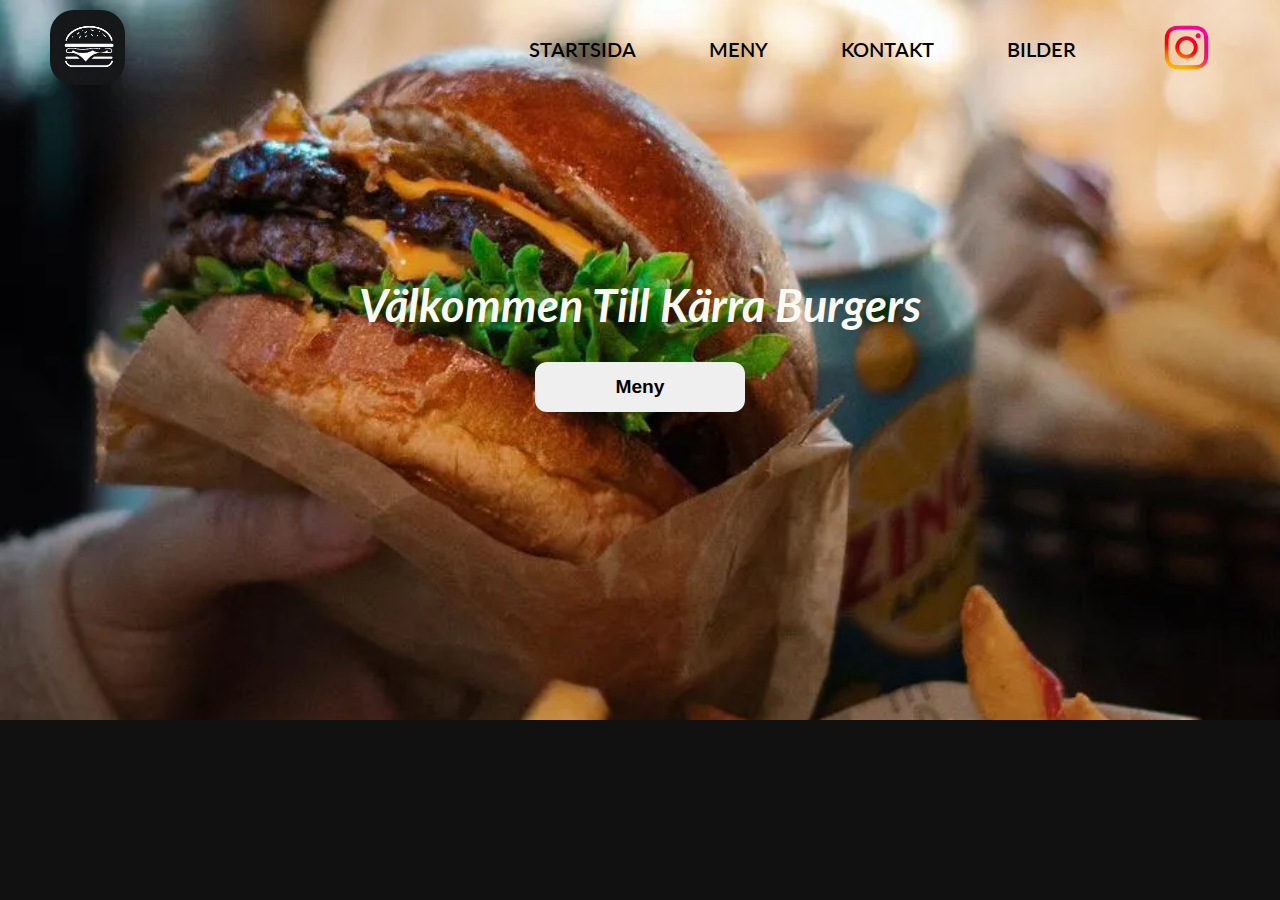
<file: index.html>
<!DOCTYPE html>
<html lang="en">

<head>
  <meta charset="UTF-8">
  <meta name="viewport" content="width=device-width, initial-scale=1.0">
  <meta http-equiv="X-UA-Compatible" content="ie=edge">
  <title>Document</title>
  <link href="https://fonts.googleapis.com/icon?family=Material+Icons" rel="stylesheet">
  <link rel="stylesheet" href="css/main.css">
  <link rel="stylesheet" href="https://cdnjs.cloudflare.com/ajax/libs/font-awesome/4.7.0/css/font-awesome.min.css">
  <link rel="preconnect" href="https://fonts.googleapis.com">
  <link rel="preconnect" href="https://fonts.gstatic.com" crossorigin>
  <link
    href="https://fonts.googleapis.com/css2?family=Lato:ital,wght@0,100;0,300;0,400;0,700;0,900;1,100;1,300;1,400;1,700;1,900&display=swap"
    rel="stylesheet">
</head>

<body id="index">
  <nav>
    <div class="logo">
      <a href="index.html" class="logo-link">
        <img class="logo-image normal" src="img/burger_logo.webp" alt="black and white hamburger logo">
        <img class="logo-image inverted hidden" src="img/burger_logo_inverted.webp"
          alt="Hamburger logo with inverted colors">
      </a>
    </div>
    <section class="nav-links">
      <a href="index.html">Startsida</a>
      <a href="menu.html">Meny</a>
      <a href="kontakt.html">Kontakt</a>
      <a href="cards.html">Bilder</a>
      <a href="https://www.instagram.com/karraburgers/" target="_blank"><img id="instagram" src="img/instagram_logo.png"
          alt="Hamburger logo"></a>
    </section>
    <div class="burger">
      <div class="line1"></div>
      <div class="line2"></div>
      <div class="line3"></div>
    </div>
  </nav>
  <div id="wrapper">
    <div class="slideshow-container">
      <div class="my-slides fade slide-1 my-slides-menu">
        <img class="slides-img-1 slide-img" src="img/burger_meal_16_by_9.webp" alt="Burger Meal">
      </div>
      <div class="my-slides fade slide-2 my-slides-menu">
        <img class="slides-img-2 slide-img" src="img/holding_burger_16_by_9.webp" alt="A person holding a burger">
      </div>
    </div>
    <section class="main-page">
      <h1 class="content-main text-main">Välkommen Till Kärra Burgers</h1>
      <a href="menu.html"><button id="index-btn">Meny</button></a>
    </section>
  </div>
  <script src="js/main.js"></script>
</body>

</html>
</file>
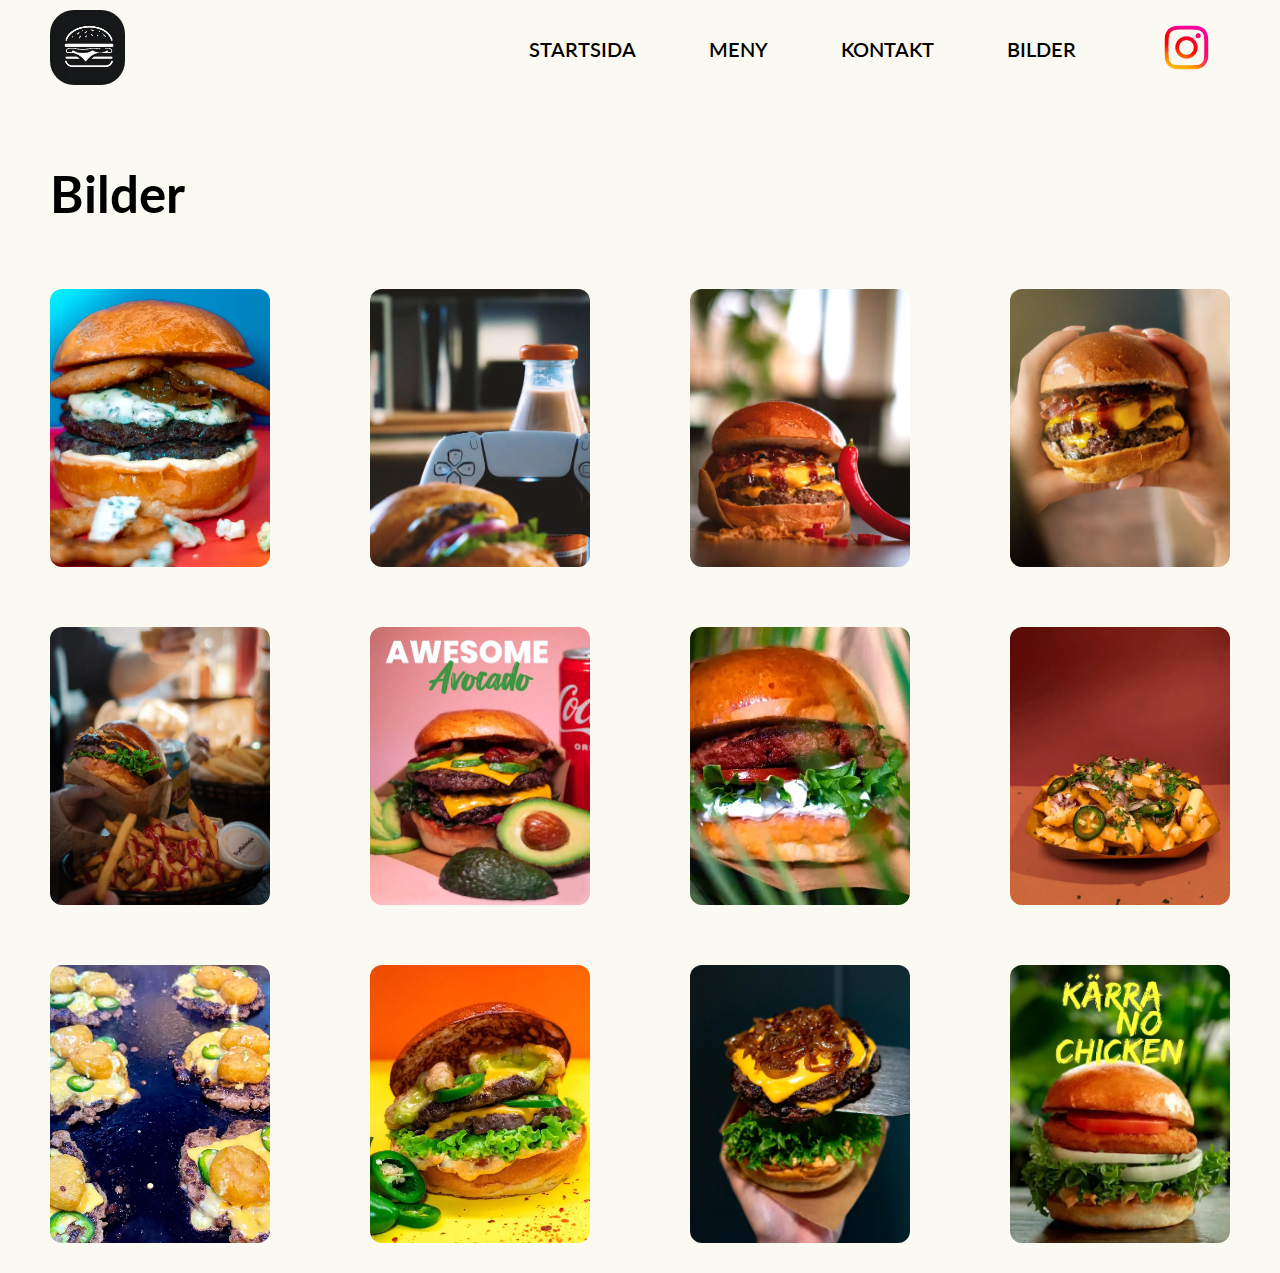
<file: cards.html>
<!DOCTYPE html>
<html lang="en">

<head>
    <meta charset="UTF-8" />
    <meta name="viewport" content="width=device-width, initial-scale=1.0" />
    <meta http-equiv="X-UA-Compatible" content="ie=edge" />
    <title>Document</title>
    <link href="https://fonts.googleapis.com/icon?family=Material+Icons" rel="stylesheet" />
    <link rel="stylesheet" href="css/main.css" />
    <link rel="stylesheet" href="https://cdnjs.cloudflare.com/ajax/libs/font-awesome/4.7.0/css/font-awesome.min.css" />
    <link rel="preconnect" href="https://fonts.googleapis.com">
    <link rel="preconnect" href="https://fonts.gstatic.com" crossorigin>
    <link
        href="https://fonts.googleapis.com/css2?family=Lato:ital,wght@0,100;0,300;0,400;0,700;0,900;1,100;1,300;1,400;1,700;1,900&display=swap"
        rel="stylesheet">
</head>

<body id="cards-body">
    <nav>
        <div class="logo">
            <a href="index.html" class="logo-link">
                <img class="logo-image normal" src="img/burger_logo.webp" alt="black and white hamburger logo">
                <img class="logo-image inverted hidden" src="img/burger_logo_inverted.webp"
                    alt="Hamburger logo with inverted colors">
            </a>
        </div>
        <section class="nav-links">
            <a href="index.html">Startsida</a>
            <a href="menu.html">Meny</a>
            <a href="kontakt.html">Kontakt</a>
            <a href="cards.html">Bilder</a>
            <a href="https://www.instagram.com/karraburgers/" target="_blank"><img id="instagram"
                    src="img/instagram_logo.png" alt="Hamburger logo"></a>
        </section>
        <div class="burger burger-color">
            <div class="line1 burger-color"></div>
            <div class="line2 burger-color"></div>
            <div class="line3 burger-color"></div>
        </div>
    </nav>
    <div id="cards-wrapper">
        <article class="card-title">
            <h1>Bilder</h1>
        </article>
        <article class="card-1">
            <img class="card-img" src="img/blue_cheese_burger.webp" alt="blue chesse burger">
        </article>
        <article class="card-2">
            <img class="card-img" src="img/burger_and_ps5.webp" alt="portrait of a burger meal with ps5 controller">
        </article>
        <article class="card-3">
            <img class="card-img" src="img/burger_chilli.webp" alt="burger with a chilli">
        </article>
        <article class="card-4">
            <img class="card-img" src="img/holding_burger.webp" alt="hands holding a burger">
        </article>
        <article class="card-5">
            <img class="card-img" src="img/burger_meal.webp" alt="classic burger meal">
        </article>
        <article class="card-6">
            <img class="card-img" src="img/avocado-burger.webp" alt="avocado burger">
        </article>
        <article class="card-7">
            <img class="card-img" src="img/chicken-burger.webp" alt="chicken burger">
        </article>
        <article class="card-8">
            <img class="card-img" src="img/french-fries.webp" alt="french fries">
        </article>
        <article class="card-9">
            <img class="card-img" src="img/frying-burgers.webp" alt="burgers getting fried">
        </article>
        <article class="card-10">
            <img class="card-img" src="img/jala-burger.webp" alt="jalapeno burger">
        </article>
        <article class="card-11">
            <img class="card-img" src="img/uncomp-burger.webp" alt="buger getting built">
        </article>
        <article class="card-12">
            <img class="card-img" src="img/vegan-burger.webp" alt="vegan burger">
        </article>
    </div>
    <script src="js/main.js"></script>
</body>

</html>
</file>
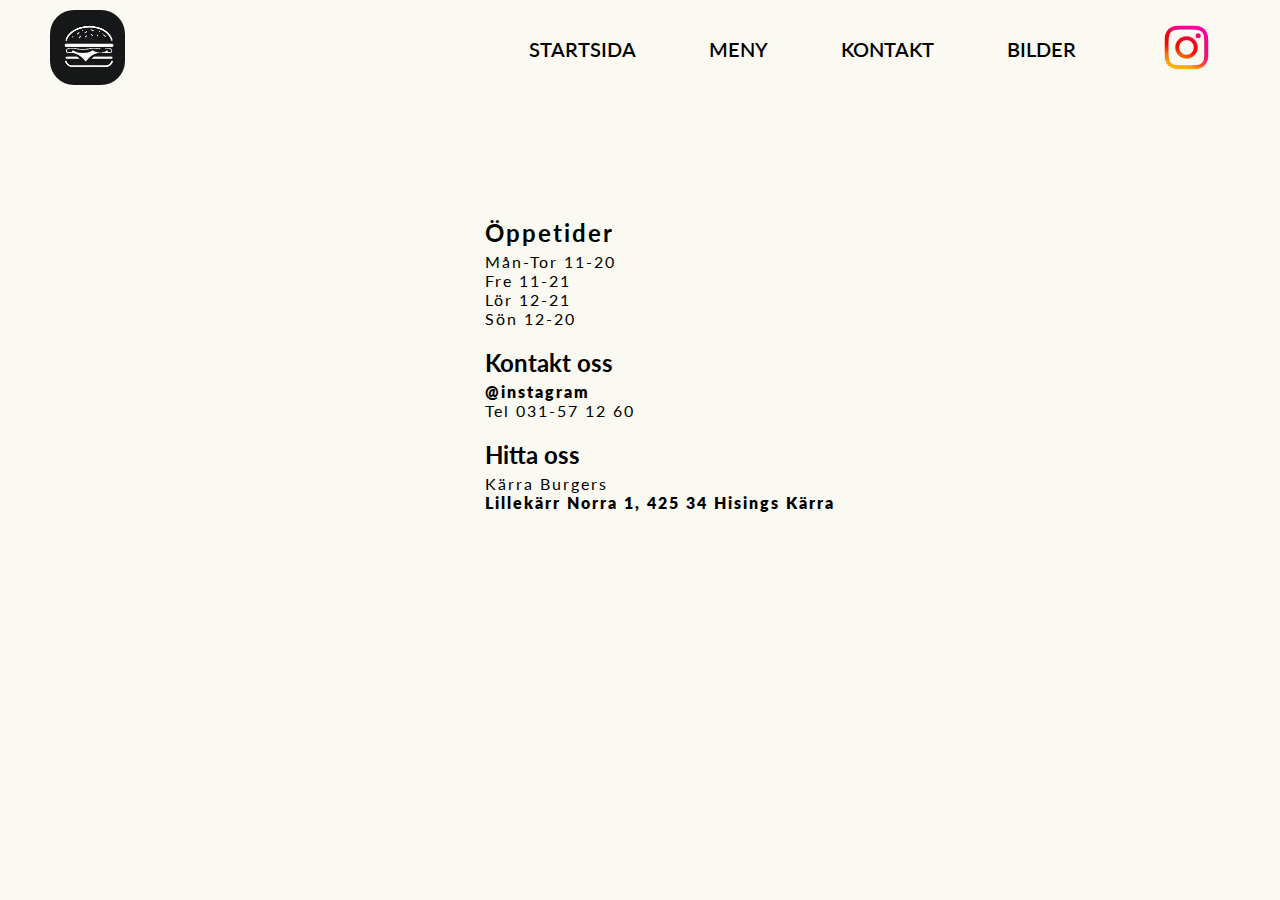
<file: kontakt.html>
<!DOCTYPE html>
<html lang="en">

<head>
    <meta charset="UTF-8" />
    <meta name="viewport" content="width=device-width, initial-scale=1.0" />
    <meta http-equiv="X-UA-Compatible" content="ie=edge" />
    <title>Document</title>
    <link href="https://fonts.googleapis.com/icon?family=Material+Icons" rel="stylesheet" />
    <link rel="stylesheet" href="css/main.css" />
    <link rel="stylesheet" href="https://cdnjs.cloudflare.com/ajax/libs/font-awesome/4.7.0/css/font-awesome.min.css" />
    <link rel="preconnect" href="https://fonts.googleapis.com">
    <link rel="preconnect" href="https://fonts.gstatic.com" crossorigin>
    <link
        href="https://fonts.googleapis.com/css2?family=Lato:ital,wght@0,100;0,300;0,400;0,700;0,900;1,100;1,300;1,400;1,700;1,900&display=swap"
        rel="stylesheet">
</head>

<body id="body-kontakt">
    <nav>
        <div class="logo">
            <a href="index.html" class="logo-link">
                <img class="logo-image normal" src="img/burger_logo.webp" alt="black and white hamburger logo" />
                <img class="logo-image inverted hidden" src="img/burger_logo_inverted.webp"
                    alt="Hamburger logo with inverted colors" />
            </a>
        </div>
        <section class="nav-links">
            <a href="index.html">Startsida</a>
            <a href="menu.html">Meny</a>
            <a href="#">Kontakt</a>
            <a href="cards.html">Bilder</a>
            <a href="https://www.instagram.com/karraburgers/" target="_blank"><img id="instagram"
                    src="img/instagram_logo.png" alt="Hamburger logo" /></a>
        </section>
        <div class="burger">
            <div class="line1 burger-color"></div>
            <div class="line2 burger-color"></div>
            <div class="line3 burger-color"></div>
        </div>
    </nav>
    <div id="wrapper">
        <section class="info">
            <section class="open-times">
                <ul>
                    <li>
                        <h2>Öppetider</h2>
                    </li>
                    <li>Mån-Tor 11-20</li>
                    <li>Fre 11-21</li>
                    <li>Lör 12-21</li>
                    <li>Sön 12-20</li>
                </ul>
            </section>
            <section class="kontakt-info">
                <ul>
                    <h2>Kontakt oss</h2>
                    <li><a href="https://www.instagram.com/karraburgers/" class="kontakt-link"
                            target="_blank">@instagram</a></li>
                    <li>Tel 031-57 12 60</li>
                </ul>
            </section>
            <section class="location">
                <ul>
                    <h2>Hitta oss</h2>
                    <li>Kärra Burgers</li>
                    <li><a href="https://www.google.se/maps/place/Lillek%C3%A4rr+Norra+1,+425+34+Hisings+K%C3%A4rra/@57.7998317,11.9886844,17z/data=!3m1!4b1!4m6!3m5!1s0x464ff559494b45ed:0xdaf814472991d39f!8m2!3d57.7998289!4d11.9912593!16s%2Fg%2F11ffvqzzp4?entry=ttu"
                            class="kontakt-link" target="_blank">Lillekärr Norra 1, 425 34 Hisings Kärra</a></li>
                    <li></li>
                </ul>
            </section>
        </section>
    </div>
    <script src="js/main.js"></script>
</body>

</html>
</file>
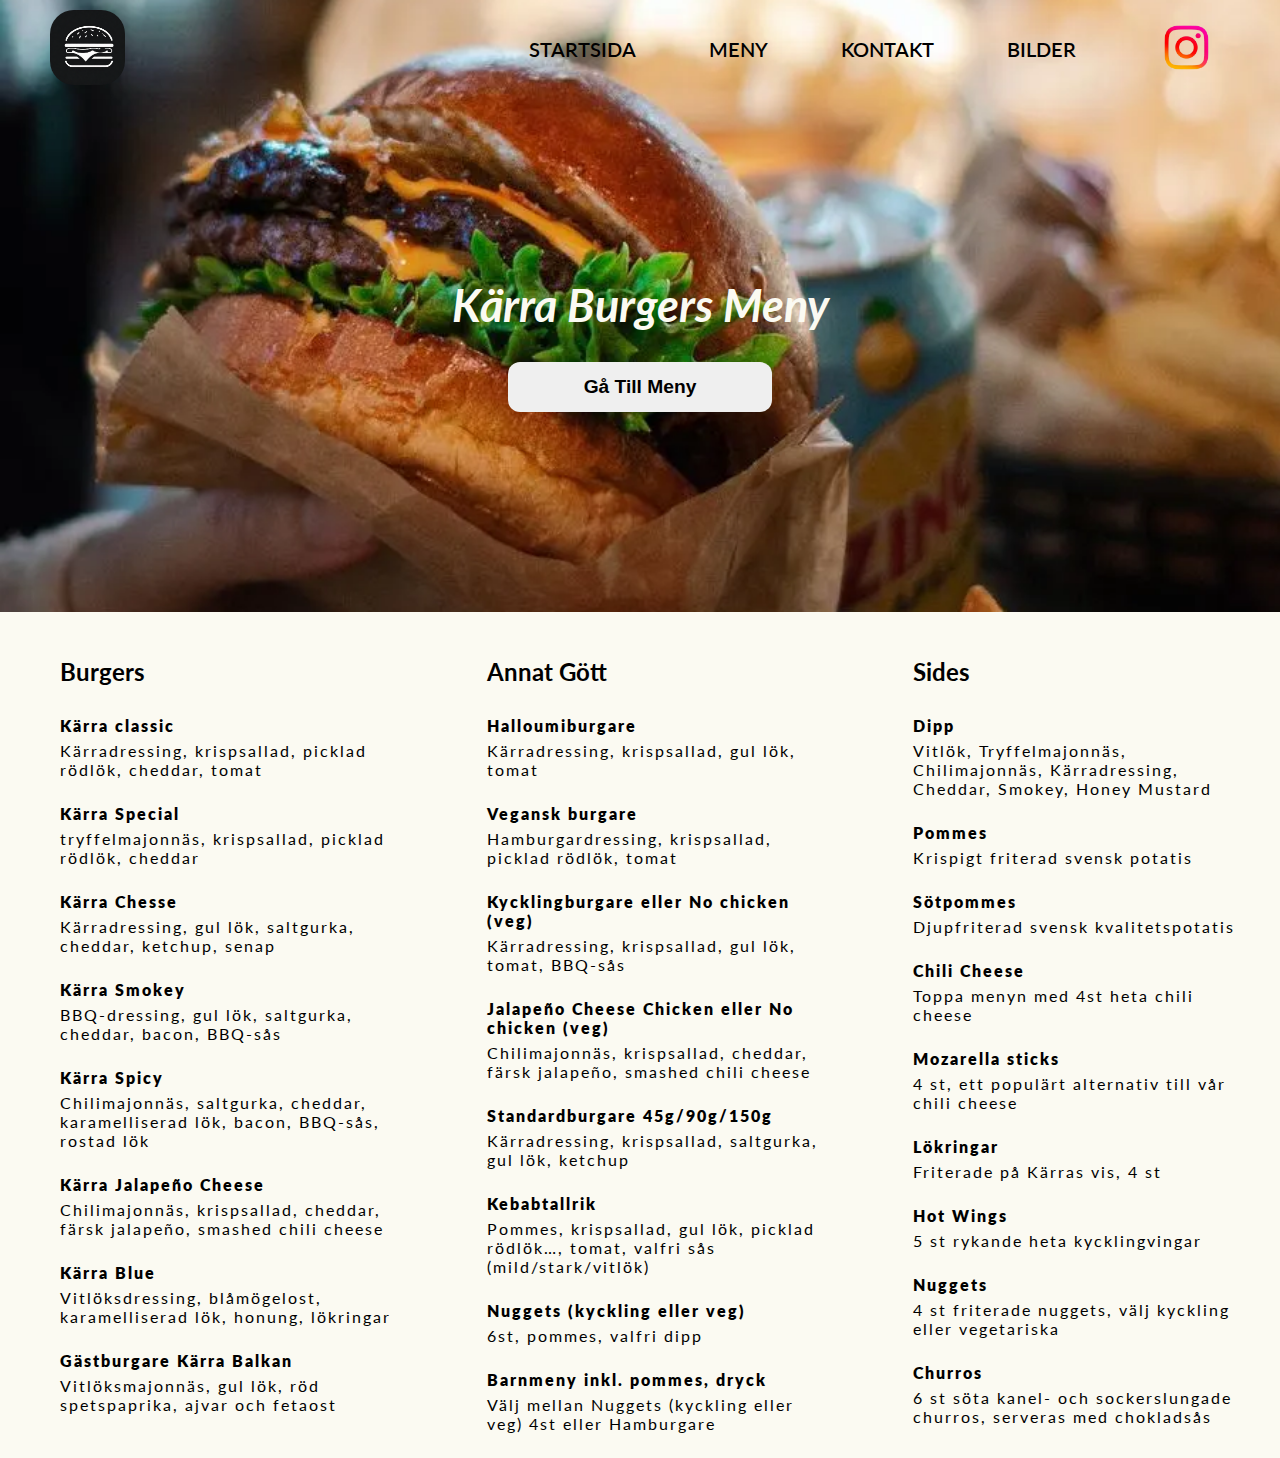
<file: menu.html>
<!DOCTYPE html>
<html lang="en">

<head>
    <meta charset="UTF-8" />
    <meta name="viewport" content="width=device-width, initial-scale=1.0" />
    <meta http-equiv="X-UA-Compatible" content="ie=edge" />
    <title>Document</title>
    <link href="https://fonts.googleapis.com/icon?family=Material+Icons" rel="stylesheet" />
    <link rel="stylesheet" href="css/main.css" />
    <link rel="stylesheet" href="https://cdnjs.cloudflare.com/ajax/libs/font-awesome/4.7.0/css/font-awesome.min.css" />
    <link rel="preconnect" href="https://fonts.googleapis.com">
    <link rel="preconnect" href="https://fonts.gstatic.com" crossorigin>
    <link
        href="https://fonts.googleapis.com/css2?family=Lato:ital,wght@0,100;0,300;0,400;0,700;0,900;1,100;1,300;1,400;1,700;1,900&display=swap"
        rel="stylesheet">
</head>

<body id="body-menu">
    <nav>
        <div class="logo">
            <a href="index.html" class="logo-link">
                <img class="logo-image normal" src="img/burger_logo.webp" alt="black and white hamburger logo" />
                <img class="logo-image inverted hidden" src="img/burger_logo_inverted.webp"
                    alt="Hamburger logo with inverted colors" />
            </a>
        </div>
        <section class="nav-links">
            <a href="index.html">Startsida</a>
            <a href="menu.html">Meny</a>
            <a href="kontakt.html">Kontakt</a>
            <a href="cards.html">Bilder</a>
            <a href="https://www.instagram.com/karraburgers/" target="_blank"><img id="instagram"
                    src="img/instagram_logo.png" alt="Hamburger logo" /></a>
        </section>
        <div class="burger">
            <div class="line1"></div>
            <div class="line2"></div>
            <div class="line3"></div>
        </div>
    </nav>
    <div id="wrapper">
        <div class="slideshow-container">
            <div class="my-slides fade slide-1 my-slides-menu">
                <img class="slide-img" src="img/burger_meal_16_by_9.webp" alt="Burger Meal" />
            </div>
            <div class="my-slides fade slide-2 my-slides-menu">
                <img class="slide-img" src="img/holding_burger_16_by_9.webp" alt="A person holding a burger" />
            </div>
        </div>
        <section class="main-page">
            <h1 class="content-main text-main">Kärra Burgers Meny</h1>
            <button id="scroll-down-button" class="btn btn-text">Gå Till Meny</button>
        </section>
    </div>
    <section id="menu">
        <section class="burgers">
            <h2 class="menu-title">Burgers</h2>
            <ul>
                <article class="menu-items">
                    <li class="item-name">Kärra classic</li>
                    <li>Kärradressing, krispsallad, picklad rödlök, cheddar, tomat</li>
                </article>
                <article class="menu-items">
                    <li class="item-name">Kärra Special</li>
                    <li>tryffelmajonnäs, krispsallad, picklad rödlök, cheddar</li>
                </article>
                <article class="menu-items">
                    <li class="item-name">Kärra Chesse</li>
                    <li>Kärradressing, gul lök, saltgurka, cheddar, ketchup, senap</li>
                </article>
                <article class="menu-items">
                    <li class="item-name">Kärra Smokey</li>
                    <li>BBQ-dressing, gul lök, saltgurka, cheddar, bacon, BBQ-sås</li>
                </article>
                <article class="menu-items">
                    <li class="item-name">Kärra Spicy</li>
                    <li>Chilimajonnäs, saltgurka, cheddar, karamelliserad lök, bacon, BBQ-sås, rostad lök</li>
                </article>
                <article class="menu-items">
                    <li class="item-name">Kärra Jalapeño Cheese</li>
                    <li>Chilimajonnäs, krispsallad, cheddar, färsk jalapeño, smashed chili cheese</li>
                </article>
                <article class="menu-items">
                    <li class="item-name">Kärra Blue</li>
                    <li>Vitlöksdressing, blåmögelost, karamelliserad lök, honung, lökringar</li>
                </article>
                <article class="menu-items">
                    <li class="item-name">Gästburgare Kärra Balkan</li>
                    <li>Vitlöksmajonnäs, gul lök, röd spetspaprika, ajvar och fetaost</li>
                </article>
            </ul>
        </section>
        <section class="annat-gött">
            <h2 class="menu-title">Annat Gött</h2>
            <ul>
                <article class="menu-items">
                    <li class="item-name">Halloumiburgare</li>
                    <li>Kärradressing, krispsallad, gul lök, tomat</li>
                </article>
                <article class="menu-items">
                    <li class="item-name">Vegansk burgare</li>
                    <li>Hamburgardressing, krispsallad, picklad rödlök, tomat</li>
                </article>
                <article class="menu-items scroll-pin">
                    <li class="item-name">Kycklingburgare eller No chicken (veg)</li>
                    <li>Kärradressing, krispsallad, gul lök, tomat, BBQ-sås</li>
                </article>
                <article class="menu-items">
                    <li class="item-name">Jalapeño Cheese Chicken eller No chicken (veg)</li>
                    <li>Chilimajonnäs, krispsallad, cheddar, färsk jalapeño, smashed chili cheese</li>
                </article>
                <article class="menu-items">
                    <li class="item-name">Standardburgare 45g/90g/150g</li>
                    <li>Kärradressing, krispsallad, saltgurka, gul lök, ketchup</li>
                </article>
                <article class="menu-items">
                    <li class="item-name">Kebabtallrik</li>
                    <li>Pommes, krispsallad, gul lök, picklad rödlök…, tomat, valfri sås (mild/stark/vitlök)</li>
                </article>
                <article class="menu-items">
                    <li class="item-name">Nuggets (kyckling eller veg)</li>
                    <li>6st, pommes, valfri dipp</li>
                </article>
                <article class="menu-items">
                    <li class="item-name">Barnmeny inkl. pommes, dryck</li>
                    <li>Välj mellan Nuggets (kyckling eller veg) 4st eller Hamburgare</li>
                </article>
            </ul>
        </section>
        <section class="sides">
            <h2 class="menu-title">Sides</h2>
            <ul>
                <article class="menu-items">
                    <li class="item-name">Dipp</li>
                    <li>Vitlök, Tryffelmajonnäs, Chilimajonnäs, Kärradressing, Cheddar, Smokey, Honey Mustard</li>
                </article>
                <article class="menu-items">
                    <li class="item-name">Pommes</li>
                    <li>Krispigt friterad svensk potatis</li>
                </article>
                <article class="menu-items scroll-pin">
                    <li class="item-name">Sötpommes</li>
                    <li>Djupfriterad svensk kvalitetspotatis</li>
                </article>
                <article class="menu-items">
                    <li class="item-name">Chili Cheese</li>
                    <li>Toppa menyn med 4st heta chili cheese</li>
                </article>
                <article class="menu-items">
                    <li class="item-name">Mozarella sticks</li>
                    <li>4 st, ett populärt alternativ till vår chili cheese</li>
                </article>
                <article class="menu-items">
                    <li class="item-name">Lökringar</li>
                    <li>Friterade på Kärras vis, 4 st</li>
                </article>
                <article class="menu-items">
                    <li class="item-name">Hot Wings</li>
                    <li>5 st rykande heta kycklingvingar</li>
                </article>
                <article class="menu-items">
                    <li class="item-name">Nuggets</li>
                    <li>4 st friterade nuggets, välj kyckling eller vegetariska</li>
                </article>
                <article class="menu-items">
                    <li class="item-name">Churros</li>
                    <li>6 st söta kanel- och sockerslungade churros, serveras med chokladsås</li>
                </article>
            </ul>
        </section>
    </section>
    <script src="js/main.js"></script>
</body>

</html>
</file>
<file: css/main.css>
body {
  margin: 0;
  padding: 0;
  font-family: "Lato", sans-serif;
  background: #111;
  overflow-x: hidden;
}

#index {
  overflow: hidden;
}

div {
  box-sizing: border-box;
}

nav {
  display: flex;
  align-items: center;
}

img {
  width: 100vw;
}

ul {
  list-style-type: none;
}

li {
  letter-spacing: 2px;
}

h2 {
  margin: 20px 0 5px 0;
}

.logo {
  flex-grow: 1;
  display: flex;
  align-items: center;
  text-align: center;
  width: 10%;
  /* Let the logo take available space */
}

.nav-links {
  display: flex;
  justify-content: space-around;
  align-items: center;
  width: 60%;
  text-transform: uppercase;
  text-align: right;
  margin-right: 20px;
  z-index: 10;
}

.nav-links a {
  display: block;
  text-transform: uppercase;
  text-decoration: none;
  color: #000;
  transition: 0.5s ease;
  transform: translateX(0%);
  font-size: 1.25rem;
  font-weight: 600;
}

.nav-links a:hover {
  color: red;
  letter-spacing: 5px;
}

.burger {
  display: none;
}

.burger div {
  width: 35px;
  height: 4.2px;
  background: #fff;
  margin: 6.2px;
  transition: all 0.5s ease;
  z-index: 10;
}

@media only screen and (max-width: 760px) {
  nav {
    justify-content: space-between;
    padding: 0 5vw;
  }

  .nav-links {
    position: absolute;
    right: 0;
    top: 0vh;
    min-height: 100vh;
    background: #000;
    display: flex;
    flex-direction: column;
    width: 60%;
    margin: 0;
    padding: 0;
    transform: translateX(100%);
    transition: All 0.5s ease-in;
    justify-content: space-evenly;
    opacity: 85%;
  }

  .nav-links a {
    opacity: 0;
    color: #fff;
  }

  .burger {
    display: block;
    z-index: 10;
  }

  .logo {
    margin: 0px 0 0 -50px;
  }

}

@media only screen and (max-width: 640px) {
  nav {
    justify-content: space-between;
    padding: 0 5vw;
  }
}

.nav-active {
  transform: translateX(0);
}

@media only screen and (max-width: 460px) {
  .nav-links {
    width: 100%;
    transition: All 0.5s ease;
  }
}


@media only screen and (max-width: 1080px) {
  .nav-links {
    flex-grow: 10;
  }
}

.nav-active {
  transform: translateX(0);
}

@keyframes navLinkFade {
  from {
    opacity: 0;
    transform: translateX(50px);
  }

  to {
    opacity: 1;
    transform: translateX(0);
  }
}

.toggle .line1 {
  transform: rotate(-45deg) translate(-7px, 7px);
  background-color: #fff !important;
}

.toggle .line2 {
  opacity: 0;
}

.toggle .line3 {
  transform: rotate(45deg) translate(-7px, -7px);
  background-color: #fff !important;
}

.logo-image {
  width: 75px;
  border-radius: 1.5rem;
}

.logo {
  padding: 10px 50px;
  position: relative;
  /* Ensure positioning context */
  z-index: 2;
  /* Ensure logo appears above burger menu */
  text-align: left;
}

.nav-active .logo {
  visibility: visible;
}

#instagram {
  width: 4.6875rem;
}

.hidden {
  display: none;
}

#wrapper {
  display: flex;
  justify-content: center;
  align-items: center;
  z-index: -1;
  padding-top: 100px;
  height: 100%;
  overflow-y: auto;
}

.main-page {
  display: flex;
  flex-direction: column;
  align-items: center;
  padding: 50px;
}

#index-btn {
  border: none;
  border-radius: 12px;
  padding: 0 80px;
  height: 50px;
  color: #000;
  font-size: 1.2rem;
  font-weight: 700;
}

#index-btn:hover {
  background-color: black;
  color: #fff;
}

.btn {
  width: 70%;
  border: none;
  border-radius: 12px;
  transition: padding 0.5s ease;
  height: 50px;
}

.btn-text {
  font-size: 1.2rem;
  font-weight: bold;
  color: black;
}

.btn:hover {
  color: white;
  background-color: #000;
  font-size: 1.5rem;
  font-weight: bold;
  width: 80%;
}

.text-main {
  font-size: 2.8rem;
  color: #fbfaf2;
  font-style: italic;
  text-align: center;
}

.slideshow-container {
  position: absolute;
  top: 0;
  left: 0;
  width: 100%;
  height: 100%;
  z-index: -1;
}

.my-slides {
  display: none;
  position: absolute;
  top: 0;
  left: 0;
  width: 100%;
  height: 100%;
}



#menu {
  background-color: #fbfaf2;
  margin: 150px 0 0 0;
}

.menu-items {
  margin: 25px 0;
}

.menu-title {
  padding: 25px 0 5px 40px;
}

.sides {
  margin-right: 50px;
}

.item-name {
  font-weight: 800;
  margin: 0 0 6px 0;
}

#body-kontakt {
  background-color: #fbfaf2;
}


.kontakt-link {
  text-decoration-line: none;
  color: #000;
  font-weight: 800;
}

.kontakt-link:hover {
  color: red;
}

#cards-body {
  background-color: #fbfaf2;
  overflow-x: hidden;
}

#cards-wrapper,
#menu {
  display: grid;
  grid-template-columns: repeat(12, 1fr);
  grid-auto-rows: min-content;
}

.card-title {
  grid-column: span 12;
  text-align: left;
  margin: 30px 0 0 50px;
  font-size: 1.6rem;
}

@media only screen and (min-width: 1024px) {

  .card-1,
  .card-2,
  .card-3,
  .card-4,
  .card-5,
  .card-6,
  .card-7,
  .card-8,
  .card-9,
  .card-10,
  .card-11,
  .card-12 {
    grid-column: span 3;
    /* Make these cards span 2 columns */
    justify-content: center;
    margin: 30px 50px;
    /* Center the content horizontally */
  }

  .burgers,
  .annat-gött,
  .sides {
    grid-column: span 4;
    margin: 0 20px;
  }

  .slide-img {
    width: 120%;
  }
}

@media only screen and (max-width: 1200px) {

  .card-1,
  .card-2,
  .card-3,
  .card-4,
  .card-5,
  .card-6,
  .card-7,
  .card-8,
  .card-9,
  .card-10,
  .card-11,
  .card-12 {
    grid-column: span 4;
    /* Make these cards span 2 columns */
    justify-content: center;
    margin: 30px 50px;
    /* Center the content horizontally */
  }

  .burgers,
  .annat-gött,
  .sides {
    grid-column: span 4;
    margin: 0 20px;
  }
}

@media only screen and (max-width: 768px) {

  .card-1,
  .card-2,
  .card-3,
  .card-4,
  .card-5,
  .card-6,
  .card-7,
  .card-8,
  .card-9,
  .card-10,
  .card-11,
  .card-12 {
    grid-column: span 6;
    /* Make these cards span 2 columns */
    justify-content: center;
    margin: 30px 20px;
    /* Center the content horizontally */
  }

  .card-title {
    margin: 30px 0 0 20px;
  }

  .burgers,
  .annat-gött,
  .sides {
    grid-column: span 12;
    margin: 0 20px;
  }

}

.card-img {
  width: 100%;
  height: 100%;
  border-radius: 12px;
}

.burger .burger-color {
  background-color: #000;
}
</file>
